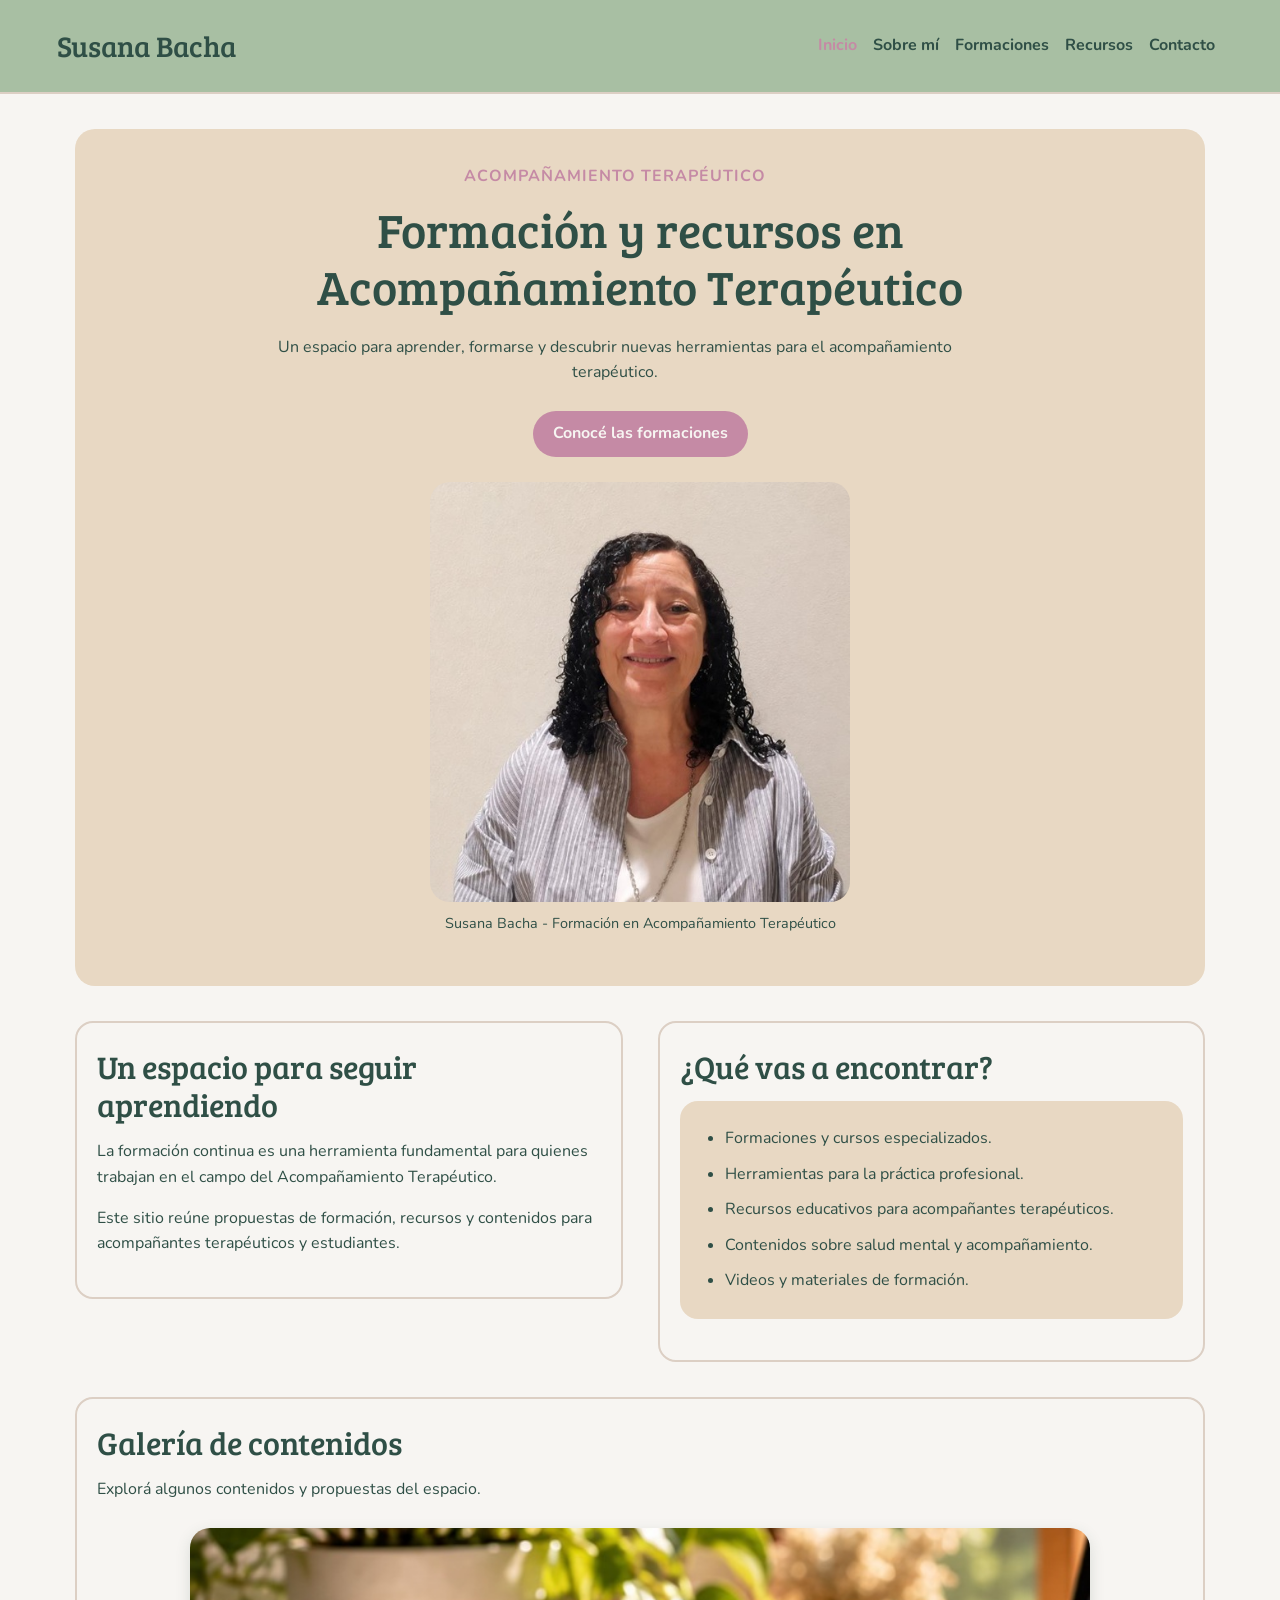
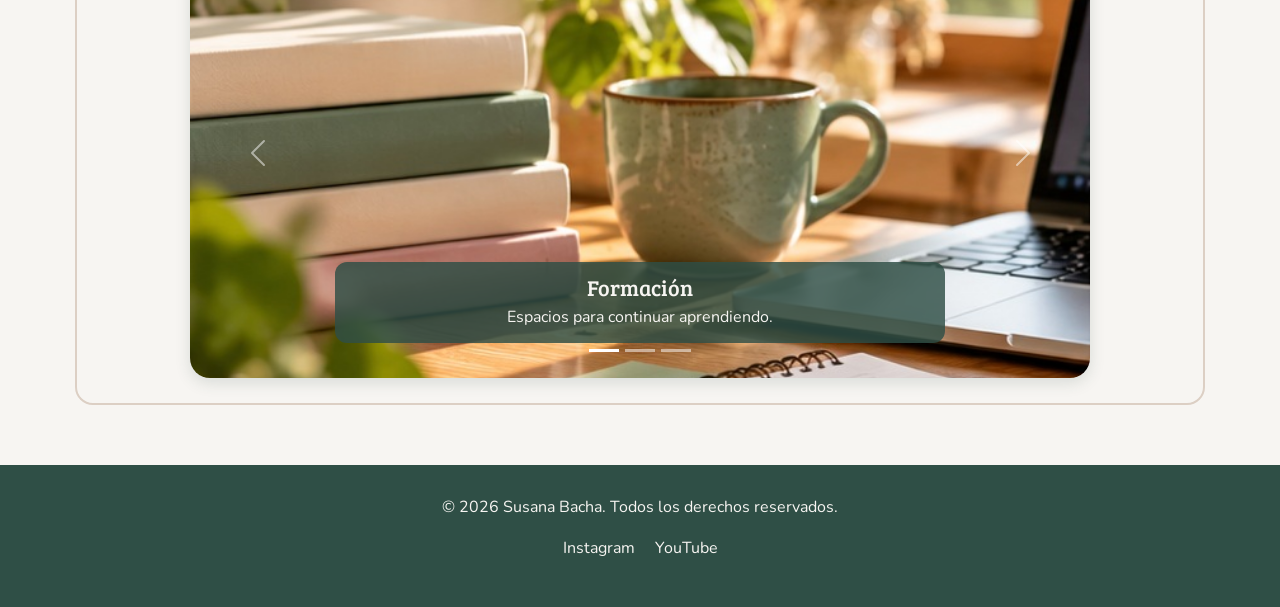
<file: index.html>
<!DOCTYPE html>
<html lang="es">
<head>
    <meta charset="UTF-8">
    <meta http-equiv="refresh" content="0; url=susanabacha/index.html">
    <title>Susana Bacha</title>
</head>
<body>
    <p>Redirigiendo al sitio...</p>
</body>
</html>
</file>
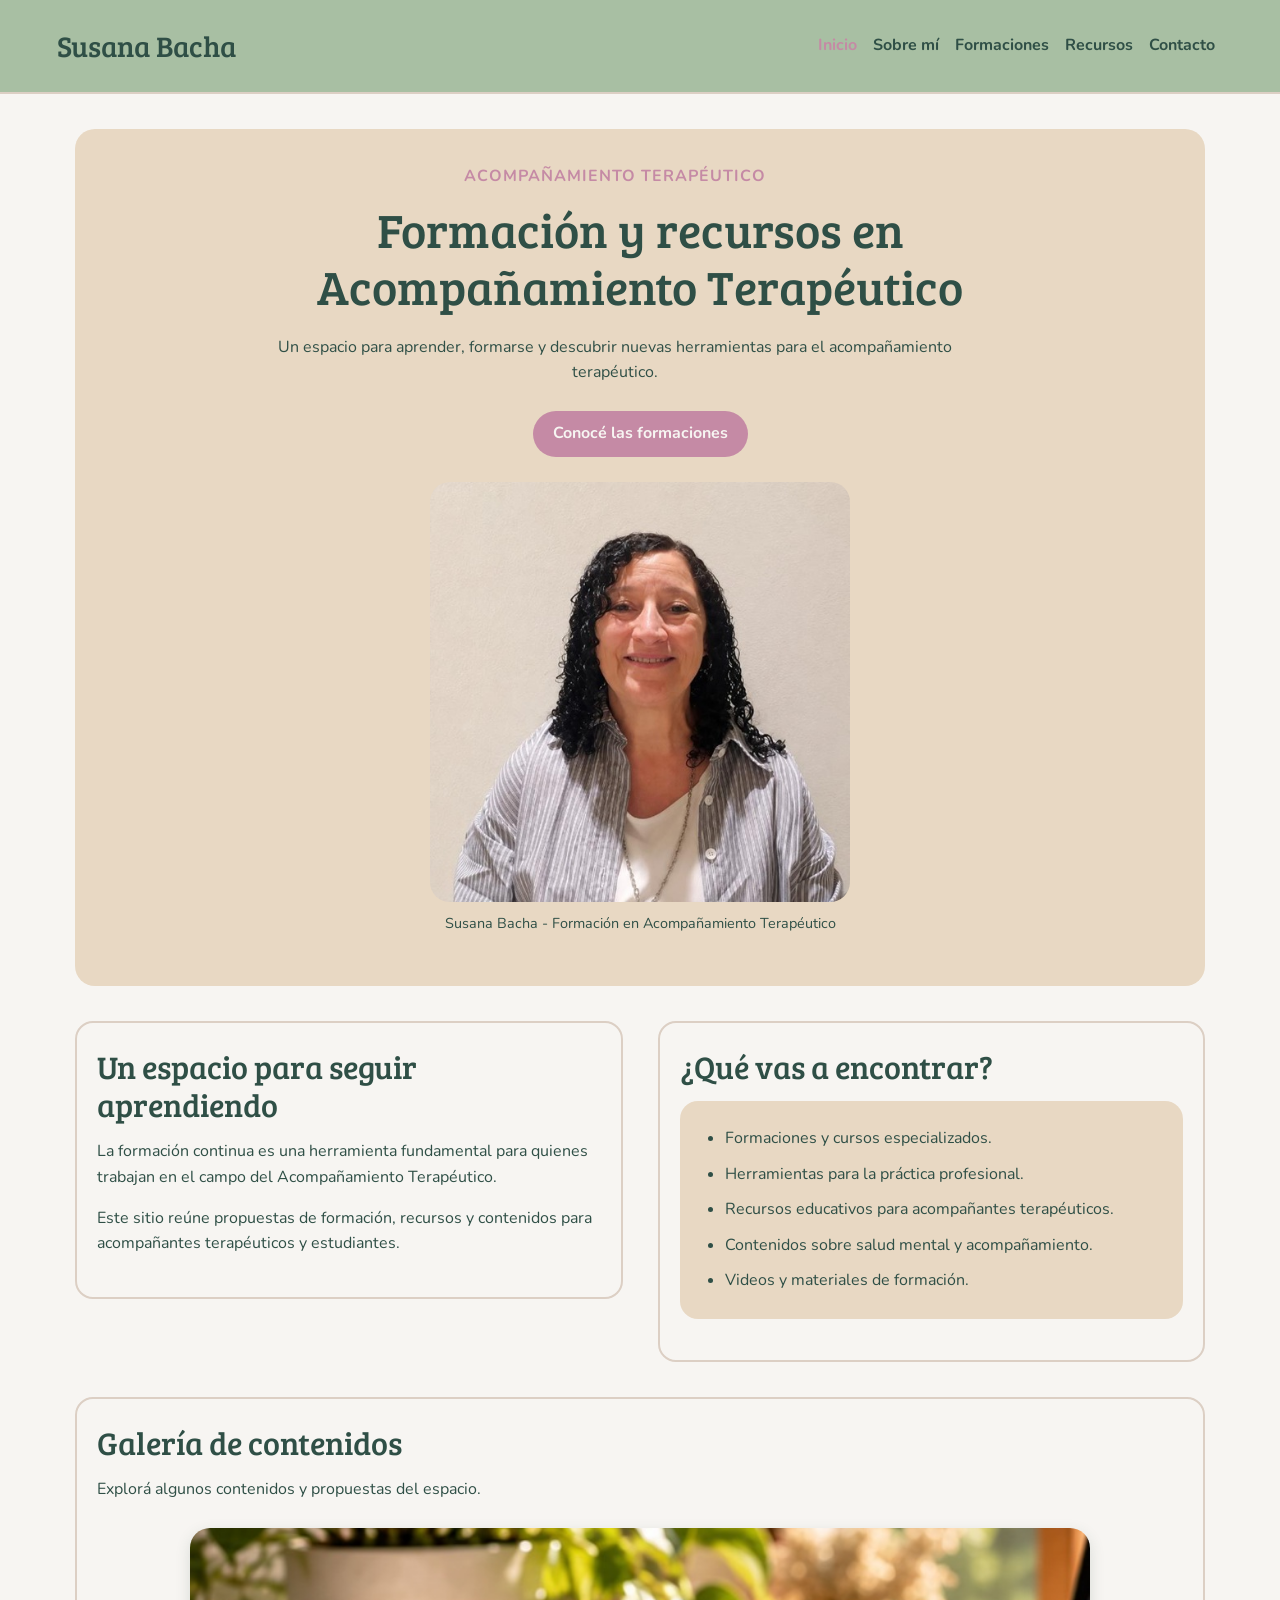
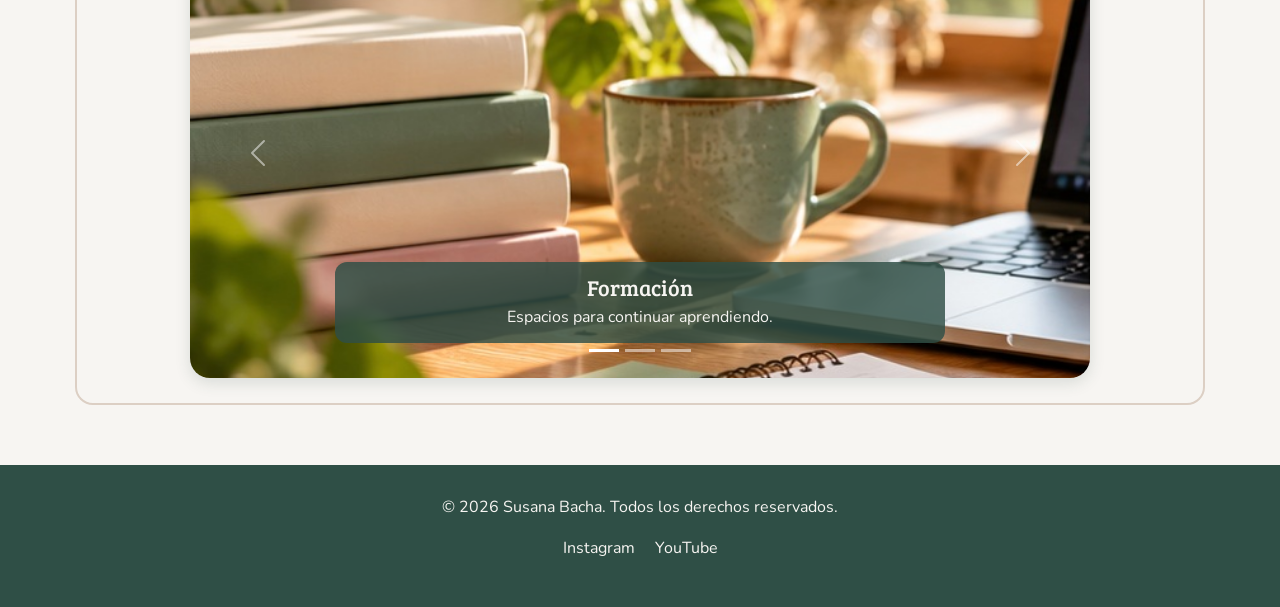
<file: susanabacha/index.html>
<!DOCTYPE html>
<html lang="es">

<head>
    <meta charset="UTF-8">
    <meta name="viewport" content="width=device-width, initial-scale=1.0">

    <meta name="description"
        content="Susana Bacha - Formación, recursos y contenidos sobre Acompañamiento Terapéutico.">

    <!-- Bootstrap CSS -->
    <link
        href="https://cdn.jsdelivr.net/npm/bootstrap@5.3.8/dist/css/bootstrap.min.css"
        rel="stylesheet">

    <!-- Google Fonts -->
    <link
        href="https://fonts.googleapis.com/css2?family=Bree+Serif&family=Nunito:wght@400;600;700&display=swap"
        rel="stylesheet">

    <!-- CSS propio -->
    <link rel="stylesheet" href="styles/styles.css">

    <title>Susana Bacha | Acompañamiento Terapéutico</title>
</head>

<body>

    <!-- NAVBAR -->
    <nav class="navbar navbar-expand-lg site-navbar">

        <div class="container-fluid">

            <a class="navbar-brand site-brand" href="index.html">
                Susana Bacha
            </a>

            <button
                class="navbar-toggler"
                type="button"
                data-bs-toggle="collapse"
                data-bs-target="#mainNavbar"
                aria-controls="mainNavbar"
                aria-expanded="false"
                aria-label="Abrir navegación">

                <span class="navbar-toggler-icon"></span>

            </button>

            <div class="collapse navbar-collapse" id="mainNavbar">

                <ul class="navbar-nav ms-auto">

                    <li class="nav-item">
                        <a class="nav-link active" href="index.html">
                            Inicio
                        </a>
                    </li>

                    <li class="nav-item">
                        <a class="nav-link" href="pages/sobremi.html">
                            Sobre mí
                        </a>
                    </li>

                    <li class="nav-item">
                        <a class="nav-link" href="pages/formaciones.html">
                            Formaciones
                        </a>
                    </li>

                    <li class="nav-item">
                        <a class="nav-link" href="pages/recursos.html">
                            Recursos
                        </a>
                    </li>

                    <li class="nav-item">
                        <a class="nav-link" href="pages/contacto.html">
                            Contacto
                        </a>
                    </li>

                </ul>

            </div>

        </div>

    </nav>


    <main class="home-grid">

        <!-- HERO -->
        <section class="hero">

            <div class="hero-content">

                <p class="eyebrow">
                    Acompañamiento Terapéutico
                </p>

                <h1>
                    Formación y recursos en Acompañamiento Terapéutico
                </h1>

                <p>
                    Un espacio para aprender, formarse y descubrir nuevas
                    herramientas para el acompañamiento terapéutico.
                </p>

                <a
                    class="button-link"
                    href="pages/formaciones.html">
                    Conocé las formaciones
                </a>

            </div>

            <figure>

                <img
                    src="images/susanabacha.jpg"
                    alt="Susana Bacha, profesional dedicada a la formación en Acompañamiento Terapéutico">

                <figcaption>
                    Susana Bacha - Formación en Acompañamiento Terapéutico
                </figcaption>

            </figure>

        </section>


        <!-- SOBRE EL SITIO -->
        <section class="content-section about-section">

            <div class="section-content">

                <h2>
                    Un espacio para seguir aprendiendo
                </h2>

                <p>
                    La formación continua es una herramienta fundamental
                    para quienes trabajan en el campo del Acompañamiento
                    Terapéutico.
                </p>

                <p>
                    Este sitio reúne propuestas de formación, recursos y
                    contenidos para acompañantes terapéuticos y estudiantes.
                </p>

            </div>

        </section>


        <!-- RECURSOS -->
        <section class="content-section resources-section">

            <div class="section-content">

                <h2>
                    ¿Qué vas a encontrar?
                </h2>

                <ul class="feature-list">

                    <li>
                        Formaciones y cursos especializados.
                    </li>

                    <li>
                        Herramientas para la práctica profesional.
                    </li>

                    <li>
                        Recursos educativos para acompañantes terapéuticos.
                    </li>

                    <li>
                        Contenidos sobre salud mental y acompañamiento.
                    </li>

                    <li>
                        Videos y materiales de formación.
                    </li>

                </ul>

            </div>

        </section>


        <!-- CAROUSEL -->
        <section class="content-section featured-section">

            <div class="section-content">

                <h2>
                    Galería de contenidos
                </h2>

                <p>
                    Explorá algunos contenidos y propuestas del espacio.
                </p>


                <div
                    id="siteCarousel"
                    class="carousel slide custom-carousel"
                    data-bs-ride="carousel">

                    <!-- INDICADORES -->
                    <div class="carousel-indicators">

                        <button
                            type="button"
                            data-bs-target="#siteCarousel"
                            data-bs-slide-to="0"
                            class="active"
                            aria-current="true"
                            aria-label="Imagen 1">
                        </button>

                        <button
                            type="button"
                            data-bs-target="#siteCarousel"
                            data-bs-slide-to="1"
                            aria-label="Imagen 2">
                        </button>

                        <button
                            type="button"
                            data-bs-target="#siteCarousel"
                            data-bs-slide-to="2"
                            aria-label="Imagen 3">
                        </button>

                    </div>


                    <!-- IMÁGENES -->
                    <div class="carousel-inner">

                        <div class="carousel-item active">

                            <img
                                src="images/carousel1.jpg"
                                class="d-block w-100"
                                alt="Espacio de formación">

                            <div class="carousel-caption">

                                <h3>
                                    Formación
                                </h3>

                                <p>
                                    Espacios para continuar aprendiendo.
                                </p>

                            </div>

                        </div>


                        <div class="carousel-item">

                            <img
                                src="images/carousel2.jpg"
                                class="d-block w-100"
                                alt="Recursos para la práctica profesional">

                            <div class="carousel-caption">

                                <h3>
                                    Recursos
                                </h3>

                                <p>
                                    Herramientas para la práctica profesional.
                                </p>

                            </div>

                        </div>


                        <div class="carousel-item">

                            <img
                                src="images/carousel3.jpg"
                                class="d-block w-100"
                                alt="Acompañamiento">

                            <div class="carousel-caption">

                                <h3>
                                    Acompañamiento
                                </h3>

                                <p>
                                    Contenidos para acompañantes y estudiantes.
                                </p>

                            </div>

                        </div>

                    </div>


                    <!-- ANTERIOR -->
                    <button
                        class="carousel-control-prev"
                        type="button"
                        data-bs-target="#siteCarousel"
                        data-bs-slide="prev">

                        <span
                            class="carousel-control-prev-icon"
                            aria-hidden="true">
                        </span>

                        <span class="visually-hidden">
                            Anterior
                        </span>

                    </button>


                    <!-- SIGUIENTE -->
                    <button
                        class="carousel-control-next"
                        type="button"
                        data-bs-target="#siteCarousel"
                        data-bs-slide="next">

                        <span
                            class="carousel-control-next-icon"
                            aria-hidden="true">
                        </span>

                        <span class="visually-hidden">
                            Siguiente
                        </span>

                    </button>

                </div>

            </div>

        </section>

    </main>


    <!-- FOOTER -->
    <footer class="site-footer">

        <p>
            &copy; 2026 Susana Bacha. Todos los derechos reservados.
        </p>

        <nav>

            <ul>

                <li>
                    <a
                        href="https://www.instagram.com/susana_bacha/"
                        target="_blank"
                        rel="noopener">
                        Instagram
                    </a>
                </li>

                <li>
                    <a
                        href="https://www.youtube.com/@susana_bacha"
                        target="_blank"
                        rel="noopener">
                        YouTube
                    </a>
                </li>

            </ul>

        </nav>

    </footer>


    <!-- Bootstrap JS -->
    <script
        src="https://cdn.jsdelivr.net/npm/bootstrap@5.3.8/dist/js/bootstrap.bundle.min.js">
    </script>

</body>

</html>
</file>
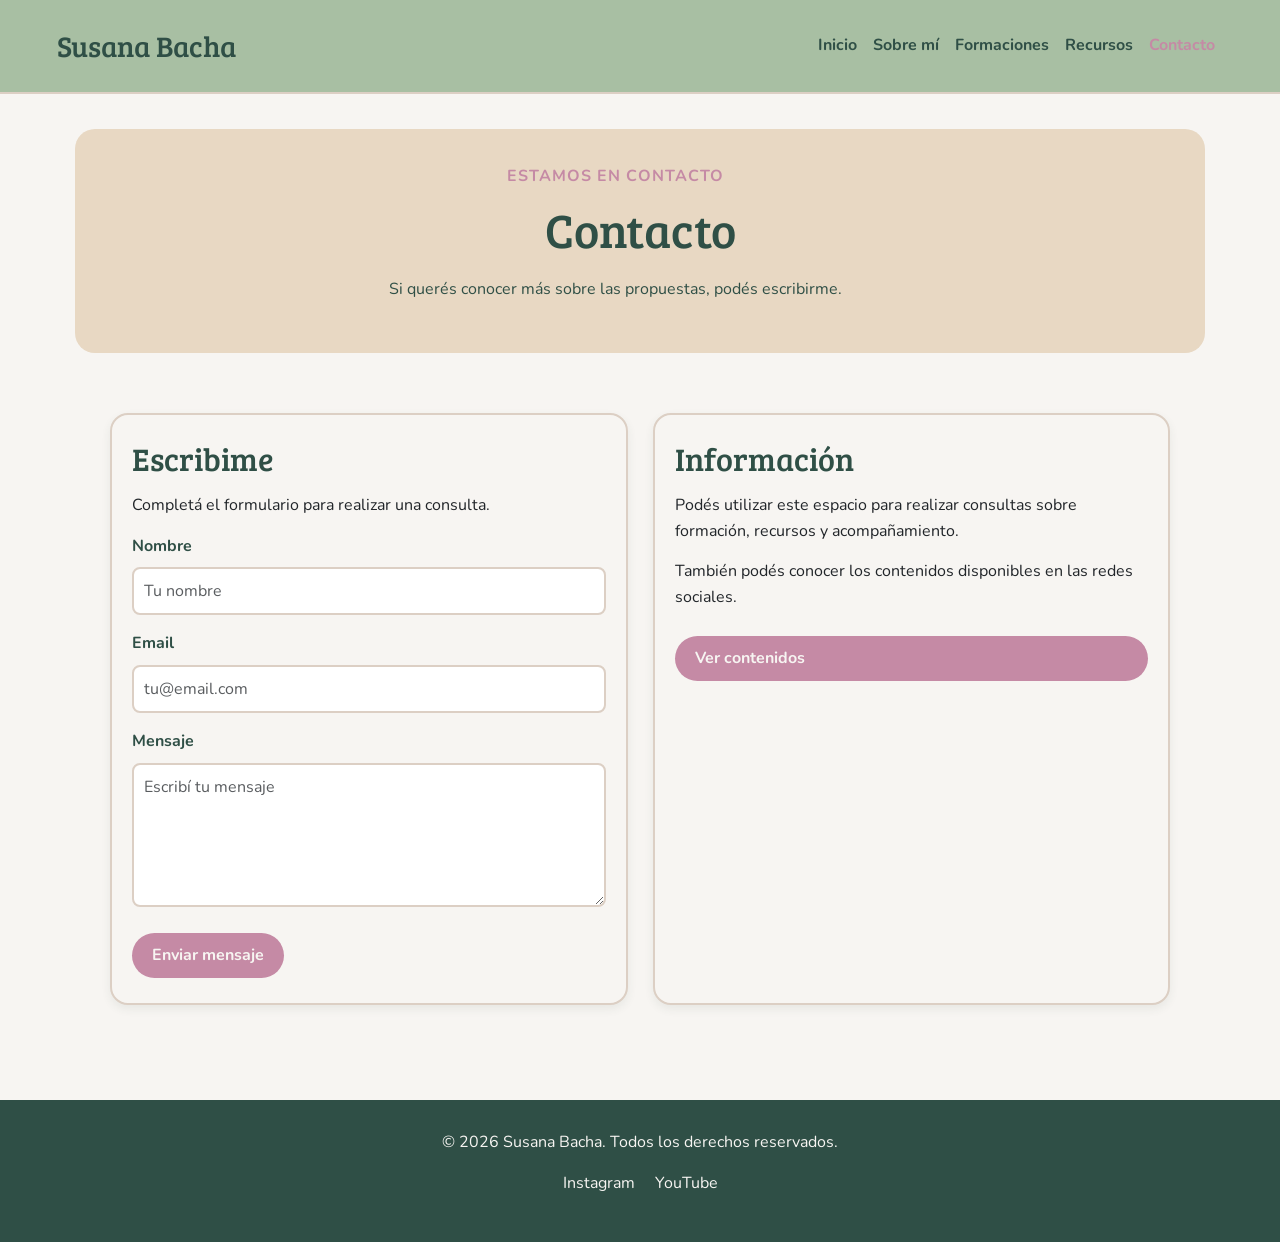
<file: susanabacha/pages/contacto.html>
<!DOCTYPE html>
<html lang="es">

<head>

    <meta charset="UTF-8">
    <meta name="viewport" content="width=device-width, initial-scale=1.0">

    <meta
        name="description"
        content="Contacto de Susana Bacha para conocer propuestas de formación en Acompañamiento Terapéutico.">

    <!-- Bootstrap CSS -->
    <link
        href="https://cdn.jsdelivr.net/npm/bootstrap@5.3.8/dist/css/bootstrap.min.css"
        rel="stylesheet">

    <!-- Google Fonts -->
    <link
        href="https://fonts.googleapis.com/css2?family=Bree+Serif&family=Nunito:wght@400;600;700&display=swap"
        rel="stylesheet">

    <!-- CSS propio -->
    <link rel="stylesheet" href="../styles/styles.css">

    <title>Contacto | Susana Bacha</title>

</head>

<body>

    <!-- NAVBAR -->
    <nav class="navbar navbar-expand-lg site-navbar">

        <div class="container-fluid">

            <a
                class="navbar-brand site-brand"
                href="../index.html">
                Susana Bacha
            </a>

            <button
                class="navbar-toggler"
                type="button"
                data-bs-toggle="collapse"
                data-bs-target="#mainNavbar"
                aria-controls="mainNavbar"
                aria-expanded="false"
                aria-label="Abrir navegación">

                <span class="navbar-toggler-icon"></span>

            </button>


            <div
                class="collapse navbar-collapse"
                id="mainNavbar">

                <ul class="navbar-nav ms-auto">

                    <li class="nav-item">
                        <a
                            class="nav-link"
                            href="../index.html">
                            Inicio
                        </a>
                    </li>

                    <li class="nav-item">
                        <a
                            class="nav-link"
                            href="sobremi.html">
                            Sobre mí
                        </a>
                    </li>

                    <li class="nav-item">
                        <a
                            class="nav-link"
                            href="formaciones.html">
                            Formaciones
                        </a>
                    </li>

                    <li class="nav-item">
                        <a
                            class="nav-link"
                            href="recursos.html">
                            Recursos
                        </a>
                    </li>

                    <li class="nav-item">
                        <a
                            class="nav-link active"
                            href="contacto.html">
                            Contacto
                        </a>
                    </li>

                </ul>

            </div>

        </div>

    </nav>


    <main class="inner-page">

        <!-- HERO -->
        <section class="hero">

            <div class="hero-content">

                <p class="eyebrow">
                    Estamos en contacto
                </p>

                <h1>
                    Contacto
                </h1>

                <p>
                    Si querés conocer más sobre las propuestas,
                    podés escribirme.
                </p>

            </div>

        </section>


        <!-- CONTACTO -->
        <section class="contact-grid">

            <article class="card">

                <h2>
                    Escribime
                </h2>

                <p>
                    Completá el formulario para realizar una consulta.
                </p>


                <form>

                    <div class="mb-3">

                        <label
                            for="nombre"
                            class="form-label">
                            Nombre
                        </label>

                        <input
                            type="text"
                            class="form-control"
                            id="nombre"
                            placeholder="Tu nombre"
                            required>

                    </div>


                    <div class="mb-3">

                        <label
                            for="email"
                            class="form-label">
                            Email
                        </label>

                        <input
                            type="email"
                            class="form-control"
                            id="email"
                            placeholder="tu@email.com"
                            required>

                    </div>


                    <div class="mb-3">

                        <label
                            for="mensaje"
                            class="form-label">
                            Mensaje
                        </label>

                        <textarea
                            class="form-control"
                            id="mensaje"
                            rows="5"
                            placeholder="Escribí tu mensaje"
                            required></textarea>

                    </div>


                    <button
                        type="submit"
                        class="button-link border-0">
                        Enviar mensaje
                    </button>

                </form>

            </article>


            <article class="card">

                <h2>
                    Información
                </h2>

                <p>
                    Podés utilizar este espacio para realizar consultas
                    sobre formación, recursos y acompañamiento.
                </p>

                <p>
                    También podés conocer los contenidos disponibles
                    en las redes sociales.
                </p>

                <a
                    class="button-link"
                    href="https://www.youtube.com/@susana_bacha"
                    target="_blank"
                    rel="noopener">
                    Ver contenidos
                </a>

            </article>

        </section>

    </main>


    <!-- FOOTER -->
    <footer class="site-footer">

        <p>
            &copy; 2026 Susana Bacha. Todos los derechos reservados.
        </p>

        <nav>

            <ul>

                <li>
                    <a
                        href="https://www.instagram.com/susana_bacha/"
                        target="_blank"
                        rel="noopener">
                        Instagram
                    </a>
                </li>

                <li>
                    <a
                        href="https://www.youtube.com/@susana_bacha"
                        target="_blank"
                        rel="noopener">
                        YouTube
                    </a>
                </li>

            </ul>

        </nav>

    </footer>


    <!-- Bootstrap JS -->
    <script
        src="https://cdn.jsdelivr.net/npm/bootstrap@5.3.8/dist/js/bootstrap.bundle.min.js">
    </script>

</body>

</html>
</file>
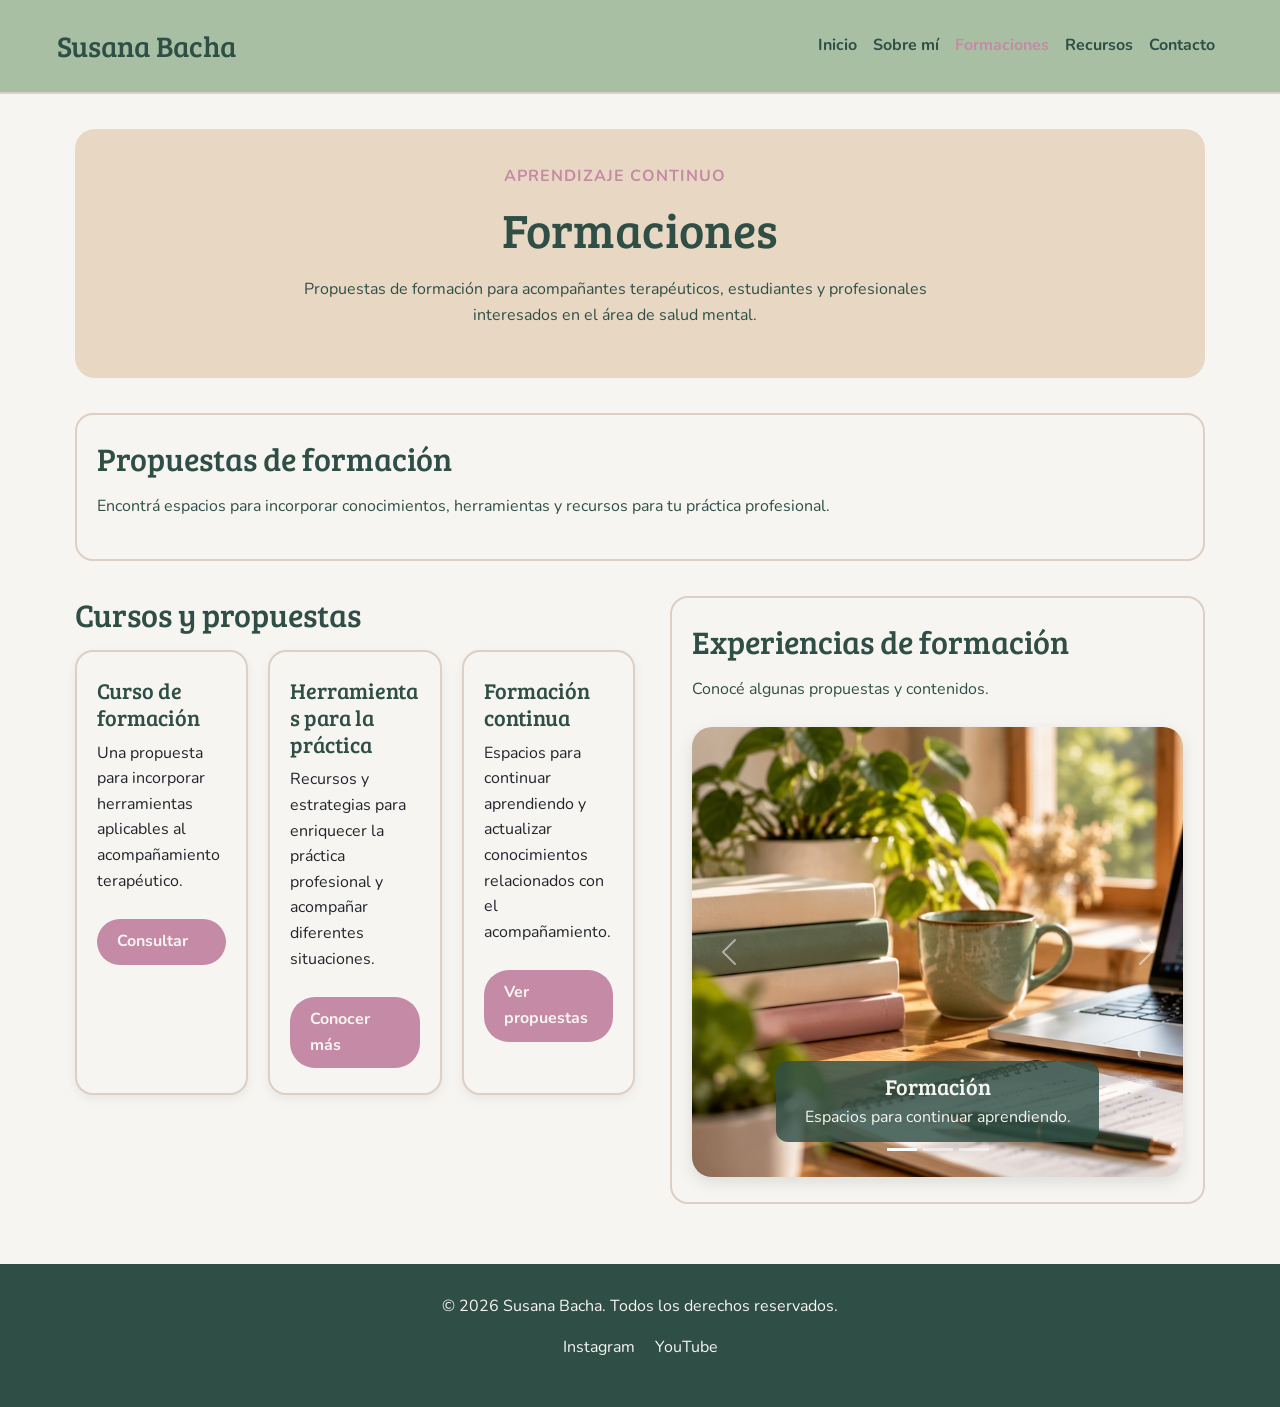
<file: susanabacha/pages/formaciones.html>
<!DOCTYPE html>
<html lang="es">

<head>

    <meta charset="UTF-8">
    <meta name="viewport" content="width=device-width, initial-scale=1.0">

    <meta
        name="description"
        content="Propuestas de formación en Acompañamiento Terapéutico de Susana Bacha.">

    <!-- Bootstrap CSS -->
    <link
        href="https://cdn.jsdelivr.net/npm/bootstrap@5.3.8/dist/css/bootstrap.min.css"
        rel="stylesheet">

    <!-- Google Fonts -->
    <link
        href="https://fonts.googleapis.com/css2?family=Bree+Serif&family=Nunito:wght@400;600;700&display=swap"
        rel="stylesheet">

    <!-- CSS propio -->
    <link rel="stylesheet" href="../styles/styles.css">

    <title>Formaciones | Susana Bacha</title>

</head>

<body>

    <!-- NAVBAR -->
    <nav class="navbar navbar-expand-lg site-navbar">

        <div class="container-fluid">

            <a
                class="navbar-brand site-brand"
                href="../index.html">
                Susana Bacha
            </a>

            <button
                class="navbar-toggler"
                type="button"
                data-bs-toggle="collapse"
                data-bs-target="#mainNavbar"
                aria-controls="mainNavbar"
                aria-expanded="false"
                aria-label="Abrir navegación">

                <span class="navbar-toggler-icon"></span>

            </button>


            <div
                class="collapse navbar-collapse"
                id="mainNavbar">

                <ul class="navbar-nav ms-auto">

                    <li class="nav-item">
                        <a
                            class="nav-link"
                            href="../index.html">
                            Inicio
                        </a>
                    </li>

                    <li class="nav-item">
                        <a
                            class="nav-link"
                            href="sobremi.html">
                            Sobre mí
                        </a>
                    </li>

                    <li class="nav-item">
                        <a
                            class="nav-link active"
                            href="formaciones.html">
                            Formaciones
                        </a>
                    </li>

                    <li class="nav-item">
                        <a
                            class="nav-link"
                            href="recursos.html">
                            Recursos
                        </a>
                    </li>

                    <li class="nav-item">
                        <a
                            class="nav-link"
                            href="contacto.html">
                            Contacto
                        </a>
                    </li>

                </ul>

            </div>

        </div>

    </nav>


    <main class="formations-grid">

        <!-- HERO -->
        <section class="hero">

            <div class="hero-content">

                <p class="eyebrow">
                    Aprendizaje continuo
                </p>

                <h1>
                    Formaciones
                </h1>

                <p>
                    Propuestas de formación para acompañantes terapéuticos,
                    estudiantes y profesionales interesados en el área
                    de salud mental.
                </p>

            </div>

        </section>


        <!-- INTRO -->
        <section class="content-section formations-intro">

            <div class="section-content">

                <h2>
                    Propuestas de formación
                </h2>

                <p>
                    Encontrá espacios para incorporar conocimientos,
                    herramientas y recursos para tu práctica profesional.
                </p>

            </div>

        </section>


        <!-- CURSOS -->
        <section class="content-section courses-section">

            <div class="section-heading">

                <h2>
                    Cursos y propuestas
                </h2>

            </div>


            <div class="card-container">

                <article class="card">

                    <h3>
                        Curso de formación
                    </h3>

                    <p>
                        Una propuesta para incorporar herramientas
                        aplicables al acompañamiento terapéutico.
                    </p>

                    <a
                        class="button-link"
                        href="contacto.html">
                        Consultar
                    </a>

                </article>


                <article class="card">

                    <h3>
                        Herramientas para la práctica
                    </h3>

                    <p>
                        Recursos y estrategias para enriquecer la práctica
                        profesional y acompañar diferentes situaciones.
                    </p>

                    <a
                        class="button-link"
                        href="contacto.html">
                        Conocer más
                    </a>

                </article>


                <article class="card">

                    <h3>
                        Formación continua
                    </h3>

                    <p>
                        Espacios para continuar aprendiendo y actualizar
                        conocimientos relacionados con el acompañamiento.
                    </p>

                    <a
                        class="button-link"
                        href="contacto.html">
                        Ver propuestas
                    </a>

                </article>

            </div>

        </section>


        <!-- CAROUSEL -->
        <section class="content-section benefits-section">

            <div class="section-content">

                <h2>
                    Experiencias de formación
                </h2>

                <p>
                    Conocé algunas propuestas y contenidos.
                </p>


                <div
                    id="formationCarousel"
                    class="carousel slide custom-carousel"
                    data-bs-ride="carousel">

                    <!-- INDICADORES -->
                    <div class="carousel-indicators">

                        <button
                            type="button"
                            data-bs-target="#formationCarousel"
                            data-bs-slide-to="0"
                            class="active"
                            aria-current="true"
                            aria-label="Imagen 1">
                        </button>

                        <button
                            type="button"
                            data-bs-target="#formationCarousel"
                            data-bs-slide-to="1"
                            aria-label="Imagen 2">
                        </button>

                        <button
                            type="button"
                            data-bs-target="#formationCarousel"
                            data-bs-slide-to="2"
                            aria-label="Imagen 3">
                        </button>

                    </div>


                    <!-- IMÁGENES -->
                    <div class="carousel-inner">

                        <div class="carousel-item active">

                            <img
                                src="../images/carousel1.jpg"
                                class="d-block w-100"
                                alt="Espacio de formación">

                            <div class="carousel-caption">

                                <h3>
                                    Formación
                                </h3>

                                <p>
                                    Espacios para continuar aprendiendo.
                                </p>

                            </div>

                        </div>


                        <div class="carousel-item">

                            <img
                                src="../images/carousel2.jpg"
                                class="d-block w-100"
                                alt="Recursos profesionales">

                            <div class="carousel-caption">

                                <h3>
                                    Recursos
                                </h3>

                                <p>
                                    Herramientas para la práctica profesional.
                                </p>

                            </div>

                        </div>


                        <div class="carousel-item">

                            <img
                                src="../images/carousel3.jpg"
                                class="d-block w-100"
                                alt="Acompañamiento">

                            <div class="carousel-caption">

                                <h3>
                                    Acompañamiento
                                </h3>

                                <p>
                                    Contenidos para acompañantes y estudiantes.
                                </p>

                            </div>

                        </div>

                    </div>


                    <!-- ANTERIOR -->
                    <button
                        class="carousel-control-prev"
                        type="button"
                        data-bs-target="#formationCarousel"
                        data-bs-slide="prev">

                        <span
                            class="carousel-control-prev-icon"
                            aria-hidden="true">
                        </span>

                        <span class="visually-hidden">
                            Anterior
                        </span>

                    </button>


                    <!-- SIGUIENTE -->
                    <button
                        class="carousel-control-next"
                        type="button"
                        data-bs-target="#formationCarousel"
                        data-bs-slide="next">

                        <span
                            class="carousel-control-next-icon"
                            aria-hidden="true">
                        </span>

                        <span class="visually-hidden">
                            Siguiente
                        </span>

                    </button>

                </div>

            </div>

        </section>

    </main>


    <!-- FOOTER -->
    <footer class="site-footer">

        <p>
            &copy; 2026 Susana Bacha. Todos los derechos reservados.
        </p>

        <nav>

            <ul>

                <li>
                    <a
                        href="https://www.instagram.com/susana_bacha/"
                        target="_blank"
                        rel="noopener">
                        Instagram
                    </a>
                </li>

                <li>
                    <a
                        href="https://www.youtube.com/@susana_bacha"
                        target="_blank"
                        rel="noopener">
                        YouTube
                    </a>
                </li>

            </ul>

        </nav>

    </footer>


    <!-- Bootstrap JS -->
    <script
        src="https://cdn.jsdelivr.net/npm/bootstrap@5.3.8/dist/js/bootstrap.bundle.min.js">
    </script>

</body>

</html>
</file>
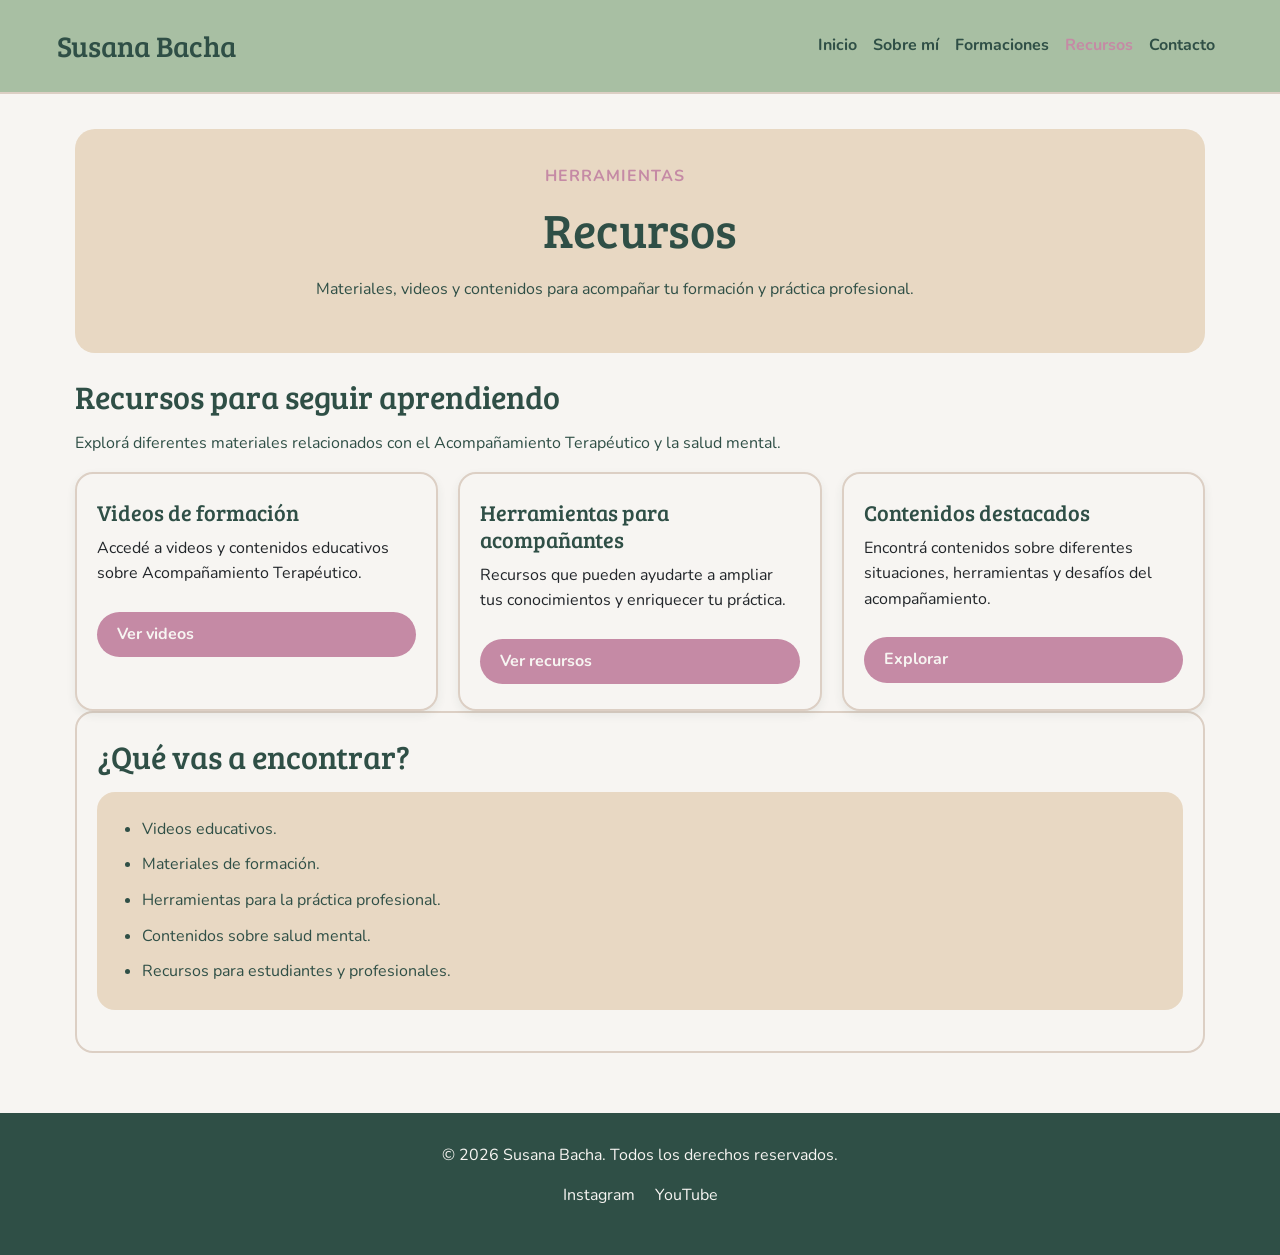
<file: susanabacha/pages/recursos.html>
<!DOCTYPE html>
<html lang="es">

<head>

    <meta charset="UTF-8">
    <meta name="viewport" content="width=device-width, initial-scale=1.0">

    <meta
        name="description"
        content="Recursos y contenidos sobre Acompañamiento Terapéutico de Susana Bacha.">

    <!-- Bootstrap CSS -->
    <link
        href="https://cdn.jsdelivr.net/npm/bootstrap@5.3.8/dist/css/bootstrap.min.css"
        rel="stylesheet">

    <!-- Google Fonts -->
    <link
        href="https://fonts.googleapis.com/css2?family=Bree+Serif&family=Nunito:wght@400;600;700&display=swap"
        rel="stylesheet">

    <!-- CSS propio -->
    <link rel="stylesheet" href="../styles/styles.css">

    <title>Recursos | Susana Bacha</title>

</head>

<body>

    <!-- NAVBAR -->
    <nav class="navbar navbar-expand-lg site-navbar">

        <div class="container-fluid">

            <a
                class="navbar-brand site-brand"
                href="../index.html">
                Susana Bacha
            </a>

            <button
                class="navbar-toggler"
                type="button"
                data-bs-toggle="collapse"
                data-bs-target="#mainNavbar"
                aria-controls="mainNavbar"
                aria-expanded="false"
                aria-label="Abrir navegación">

                <span class="navbar-toggler-icon"></span>

            </button>


            <div
                class="collapse navbar-collapse"
                id="mainNavbar">

                <ul class="navbar-nav ms-auto">

                    <li class="nav-item">
                        <a
                            class="nav-link"
                            href="../index.html">
                            Inicio
                        </a>
                    </li>

                    <li class="nav-item">
                        <a
                            class="nav-link"
                            href="sobremi.html">
                            Sobre mí
                        </a>
                    </li>

                    <li class="nav-item">
                        <a
                            class="nav-link"
                            href="formaciones.html">
                            Formaciones
                        </a>
                    </li>

                    <li class="nav-item">
                        <a
                            class="nav-link active"
                            href="recursos.html">
                            Recursos
                        </a>
                    </li>

                    <li class="nav-item">
                        <a
                            class="nav-link"
                            href="contacto.html">
                            Contacto
                        </a>
                    </li>

                </ul>

            </div>

        </div>

    </nav>


    <main class="inner-page">

        <!-- HERO -->
        <section class="hero">

            <div class="hero-content">

                <p class="eyebrow">
                    Herramientas
                </p>

                <h1>
                    Recursos
                </h1>

                <p>
                    Materiales, videos y contenidos para acompañar
                    tu formación y práctica profesional.
                </p>

            </div>

        </section>


        <!-- RECURSOS -->
        <section class="content-section">

            <div class="section-heading">

                <h2>
                    Recursos para seguir aprendiendo
                </h2>

                <p>
                    Explorá diferentes materiales relacionados con el
                    Acompañamiento Terapéutico y la salud mental.
                </p>

            </div>


            <div class="card-container">

                <article class="card">

                    <h3>
                        Videos de formación
                    </h3>

                    <p>
                        Accedé a videos y contenidos educativos sobre
                        Acompañamiento Terapéutico.
                    </p>

                    <a
                        class="button-link"
                        href="https://www.youtube.com/@susana_bacha"
                        target="_blank"
                        rel="noopener">
                        Ver videos
                    </a>

                </article>


                <article class="card">

                    <h3>
                        Herramientas para acompañantes
                    </h3>

                    <p>
                        Recursos que pueden ayudarte a ampliar tus
                        conocimientos y enriquecer tu práctica.
                    </p>

                    <a
                        class="button-link"
                        href="formaciones.html">
                        Ver recursos
                    </a>

                </article>


                <article class="card">

                    <h3>
                        Contenidos destacados
                    </h3>

                    <p>
                        Encontrá contenidos sobre diferentes situaciones,
                        herramientas y desafíos del acompañamiento.
                    </p>

                    <a
                        class="button-link"
                        href="formaciones.html">
                        Explorar
                    </a>

                </article>

            </div>

        </section>


        <!-- LISTA -->
        <section class="content-section">

            <div class="section-content">

                <h2>
                    ¿Qué vas a encontrar?
                </h2>

                <ul class="feature-list">

                    <li>
                        Videos educativos.
                    </li>

                    <li>
                        Materiales de formación.
                    </li>

                    <li>
                        Herramientas para la práctica profesional.
                    </li>

                    <li>
                        Contenidos sobre salud mental.
                    </li>

                    <li>
                        Recursos para estudiantes y profesionales.
                    </li>

                </ul>

            </div>

        </section>

    </main>


    <!-- FOOTER -->
    <footer class="site-footer">

        <p>
            &copy; 2026 Susana Bacha. Todos los derechos reservados.
        </p>

        <nav>

            <ul>

                <li>
                    <a
                        href="https://www.instagram.com/susana_bacha/"
                        target="_blank"
                        rel="noopener">
                        Instagram
                    </a>
                </li>

                <li>
                    <a
                        href="https://www.youtube.com/@susana_bacha"
                        target="_blank"
                        rel="noopener">
                        YouTube
                    </a>
                </li>

            </ul>

        </nav>

    </footer>


    <!-- Bootstrap JS -->
    <script
        src="https://cdn.jsdelivr.net/npm/bootstrap@5.3.8/dist/js/bootstrap.bundle.min.js">
    </script>

</body>

</html>
</file>
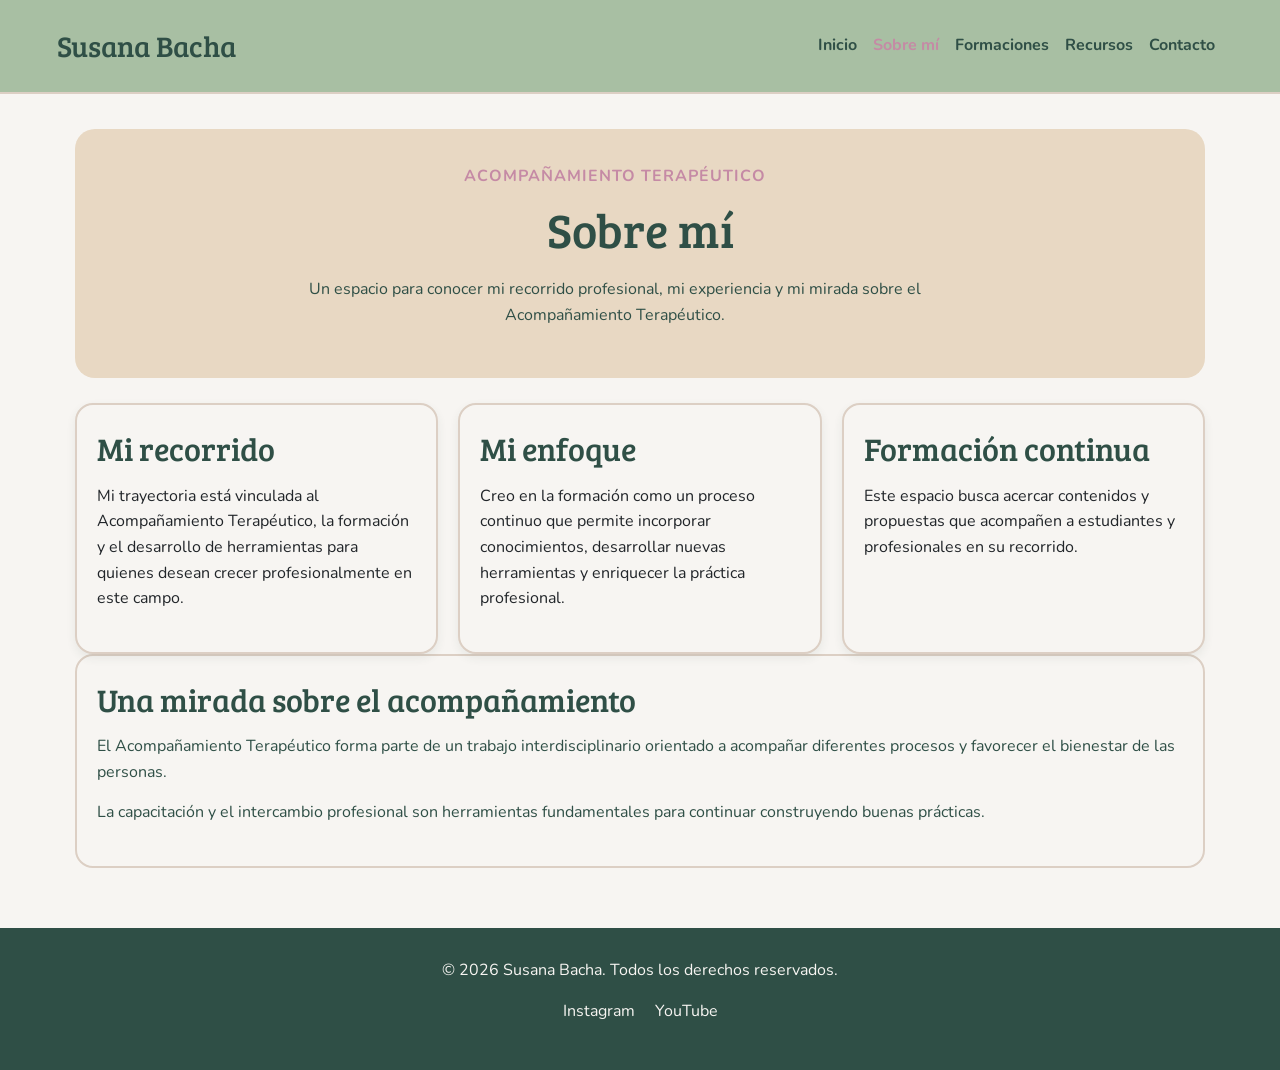
<file: susanabacha/pages/sobremi.html>
<!DOCTYPE html>
<html lang="es">

<head>

    <meta charset="UTF-8">
    <meta name="viewport" content="width=device-width, initial-scale=1.0">

    <meta
        name="description"
        content="Conocé a Susana Bacha y su trayectoria en Acompañamiento Terapéutico.">

    <!-- Bootstrap CSS -->
    <link
        href="https://cdn.jsdelivr.net/npm/bootstrap@5.3.8/dist/css/bootstrap.min.css"
        rel="stylesheet">

    <!-- Google Fonts -->
    <link
        href="https://fonts.googleapis.com/css2?family=Bree+Serif&family=Nunito:wght@400;600;700&display=swap"
        rel="stylesheet">

    <!-- CSS propio -->
    <link rel="stylesheet" href="../styles/styles.css">

    <title>Sobre mí | Susana Bacha</title>

</head>

<body>

    <!-- NAVBAR -->
    <nav class="navbar navbar-expand-lg site-navbar">

        <div class="container-fluid">

            <a
                class="navbar-brand site-brand"
                href="../index.html">
                Susana Bacha
            </a>

            <button
                class="navbar-toggler"
                type="button"
                data-bs-toggle="collapse"
                data-bs-target="#mainNavbar"
                aria-controls="mainNavbar"
                aria-expanded="false"
                aria-label="Abrir navegación">

                <span class="navbar-toggler-icon"></span>

            </button>


            <div
                class="collapse navbar-collapse"
                id="mainNavbar">

                <ul class="navbar-nav ms-auto">

                    <li class="nav-item">
                        <a
                            class="nav-link"
                            href="../index.html">
                            Inicio
                        </a>
                    </li>

                    <li class="nav-item">
                        <a
                            class="nav-link active"
                            href="sobremi.html">
                            Sobre mí
                        </a>
                    </li>

                    <li class="nav-item">
                        <a
                            class="nav-link"
                            href="formaciones.html">
                            Formaciones
                        </a>
                    </li>

                    <li class="nav-item">
                        <a
                            class="nav-link"
                            href="recursos.html">
                            Recursos
                        </a>
                    </li>

                    <li class="nav-item">
                        <a
                            class="nav-link"
                            href="contacto.html">
                            Contacto
                        </a>
                    </li>

                </ul>

            </div>

        </div>

    </nav>


    <main class="inner-page">

        <!-- HERO -->
        <section class="hero">

            <div class="hero-content">

                <p class="eyebrow">
                    Acompañamiento Terapéutico
                </p>

                <h1>
                    Sobre mí
                </h1>

                <p>
                    Un espacio para conocer mi recorrido profesional,
                    mi experiencia y mi mirada sobre el Acompañamiento
                    Terapéutico.
                </p>

            </div>

        </section>


        <!-- CONTENIDO -->
        <section class="content-section">

            <div class="card-container">

                <article class="card">

                    <h2>
                        Mi recorrido
                    </h2>

                    <p>
                        Mi trayectoria está vinculada al Acompañamiento
                        Terapéutico, la formación y el desarrollo de
                        herramientas para quienes desean crecer
                        profesionalmente en este campo.
                    </p>

                </article>


                <article class="card">

                    <h2>
                        Mi enfoque
                    </h2>

                    <p>
                        Creo en la formación como un proceso continuo
                        que permite incorporar conocimientos, desarrollar
                        nuevas herramientas y enriquecer la práctica
                        profesional.
                    </p>

                </article>


                <article class="card">

                    <h2>
                        Formación continua
                    </h2>

                    <p>
                        Este espacio busca acercar contenidos y propuestas
                        que acompañen a estudiantes y profesionales en
                        su recorrido.
                    </p>

                </article>

            </div>

        </section>


        <!-- MIRADA -->
        <section class="content-section">

            <div class="section-content">

                <h2>
                    Una mirada sobre el acompañamiento
                </h2>

                <p>
                    El Acompañamiento Terapéutico forma parte de un trabajo
                    interdisciplinario orientado a acompañar diferentes
                    procesos y favorecer el bienestar de las personas.
                </p>

                <p>
                    La capacitación y el intercambio profesional son
                    herramientas fundamentales para continuar construyendo
                    buenas prácticas.
                </p>

            </div>

        </section>

    </main>


    <!-- FOOTER -->
    <footer class="site-footer">

        <p>
            &copy; 2026 Susana Bacha. Todos los derechos reservados.
        </p>

        <nav>

            <ul>

                <li>
                    <a
                        href="https://www.instagram.com/susana_bacha/"
                        target="_blank"
                        rel="noopener">
                        Instagram
                    </a>
                </li>

                <li>
                    <a
                        href="https://www.youtube.com/@susana_bacha"
                        target="_blank"
                        rel="noopener">
                        YouTube
                    </a>
                </li>

            </ul>

        </nav>

    </footer>


    <!-- Bootstrap JS -->
    <script
        src="https://cdn.jsdelivr.net/npm/bootstrap@5.3.8/dist/js/bootstrap.bundle.min.js">
    </script>

</body>

</html>
</file>
<file: susanabacha/styles/styles.css>
/* ==================================================
   RESET
================================================== */

* {
    margin: 0;
    padding: 0;
    box-sizing: border-box;
}


/* ==================================================
   VARIABLES
================================================== */

:root {
    --verde-profundo: #2F4F46;
    --verde-salvia: #A8BFA3;
    --rosa-malva: #C58AA5;
    --beige: #E8D8C3;
    --blanco: #F7F5F2;
    --arena: #DCCFC4;
}


/* ==================================================
   ESTILOS GENERALES
================================================== */

html {
    scroll-behavior: smooth;
}

body {
    font-family: "Nunito", Arial, sans-serif;
    background-color: var(--blanco);
    color: var(--verde-profundo);
    line-height: 1.6;
}

main {
    width: 100%;
}

h1,
h2,
h3 {
    font-family: "Bree Serif", Georgia, serif;
    color: var(--verde-profundo);
}

h1 {
    font-size: 2.3rem;
    margin-bottom: 20px;
}

h2 {
    font-size: 1.8rem;
    margin-bottom: 15px;
}

h3 {
    font-size: 1.4rem;
    margin-bottom: 10px;
}

p {
    margin-bottom: 15px;
}

a {
    text-decoration: none;
}


/* ==================================================
   NAVBAR BOOTSTRAP
================================================== */

.site-navbar {
    background-color: var(--verde-salvia);
    padding: 15px 20px;
    border-bottom: 2px solid var(--arena);
}

.site-navbar .site-brand {
    font-family: "Bree Serif", Georgia, serif;
    font-size: 1.8rem;
    color: var(--verde-profundo);
    transition: all 0.3s ease;
}

.site-navbar .site-brand:hover {
    color: var(--rosa-malva);
    transform: translateY(-2px);
}

.site-navbar .site-brand:focus {
    color: var(--rosa-malva);
    outline: 2px solid var(--rosa-malva);
    outline-offset: 3px;
}

.site-navbar .nav-link {
    color: var(--verde-profundo);
    font-weight: 700;
    padding: 8px 12px;
    border-radius: 8px;
    transition: all 0.3s ease;
}

.site-navbar .nav-link:hover {
    background-color: var(--beige);
    color: var(--rosa-malva);
    transform: translateY(-2px);
}

.site-navbar .nav-link:focus {
    background-color: var(--beige);
    color: var(--verde-profundo);
    outline: 2px solid var(--rosa-malva);
    outline-offset: 2px;
}

.site-navbar .nav-link:active {
    background-color: var(--rosa-malva);
    color: var(--blanco);
}

.site-navbar .nav-link.active {
    color: var(--rosa-malva);
}


/* ==================================================
   HAMBURGER
================================================== */

.site-navbar .navbar-toggler {
    border: 2px solid var(--verde-profundo);
    padding: 8px;
    transition: all 0.3s ease;
}

.site-navbar .navbar-toggler:hover {
    background-color: var(--beige);
    transform: scale(1.05);
}

.site-navbar .navbar-toggler:focus {
    box-shadow: 0 0 0 3px rgba(197, 138, 165, 0.35);
}

.site-navbar .navbar-toggler:active {
    background-color: var(--rosa-malva);
}


/* ==================================================
   GRID PRINCIPAL
================================================== */

.home-grid {
    display: grid;

    grid-template-columns: 1fr;

    grid-template-areas:
        "hero"
        "about"
        "resources"
        "featured";

    gap: 25px;

    width: 100%;

    padding: 20px;
}

.formations-grid {
    display: grid;

    grid-template-columns: 1fr;

    grid-template-areas:
        "hero"
        "intro"
        "courses"
        "benefits";

    gap: 25px;

    width: 100%;

    padding: 20px;
}


/* ==================================================
   GRID AREAS
================================================== */

.home-grid .hero {
    grid-area: hero;
}

.about-section {
    grid-area: about;
}

.resources-section {
    grid-area: resources;
}

.featured-section {
    grid-area: featured;
}

.formations-grid .hero {
    grid-area: hero;
}

.formations-intro {
    grid-area: intro;
}

.courses-section {
    grid-area: courses;
}

.benefits-section {
    grid-area: benefits;
}


/* ==================================================
   HERO
================================================== */

.hero {
    background-color: var(--beige);

    padding: 35px 25px;

    border-radius: 20px;

    display: flex;
    flex-direction: column;

    justify-content: center;
    align-items: center;

    gap: 25px;

    text-align: center;
}

.hero-content {
    width: 100%;
    max-width: 750px;
}

.eyebrow {
    color: var(--rosa-malva);
    font-weight: 700;
    text-transform: uppercase;
    letter-spacing: 1px;
    margin-bottom: 10px;
}

.hero-content p {
    max-width: 700px;
}

.hero figure {
    width: 100%;

    display: flex;
    flex-direction: column;

    align-items: center;

    gap: 10px;
}

.hero img {
    width: 100%;
    max-width: 420px;
    border-radius: 20px;
}

.hero figcaption {
    font-size: 0.9rem;
}


/* ==================================================
   SECCIONES
================================================== */

.content-section {
    width: 100%;
}

.section-content {
    background-color: var(--blanco);

    padding: 25px 20px;

    border: 2px solid var(--arena);

    border-radius: 18px;

    transition:
        transform 0.3s ease,
        box-shadow 0.3s ease,
        border-color 0.3s ease;
}

.section-content:hover {
    border-color: var(--rosa-malva);

    box-shadow:
        0 8px 20px rgba(47, 79, 70, 0.10);
}


/* ==================================================
   LISTAS
================================================== */

.feature-list {
    background-color: var(--beige);

    padding: 25px 25px 25px 45px;

    border-radius: 18px;

    display: flex;
    flex-direction: column;

    gap: 10px;
}

.feature-list li {
    margin: 0;
}


/* ==================================================
   CARDS
================================================== */

.card-container {
    display: flex;

    flex-direction: column;

    justify-content: center;

    align-items: stretch;

    gap: 20px;
}

.card {
    flex: 1;

    background-color: var(--blanco);

    border: 2px solid var(--arena);

    border-radius: 18px;

    padding: 25px 20px;

    box-shadow:
        0 4px 10px rgba(47, 79, 70, 0.08);

    transition:
        transform 0.3s ease,
        box-shadow 0.3s ease,
        border-color 0.3s ease;
}

.card:hover {
    transform: translateY(-5px);

    border-color: var(--rosa-malva);

    box-shadow:
        0 8px 20px rgba(47, 79, 70, 0.15);
}

.card:focus-within {
    border-color: var(--rosa-malva);

    box-shadow:
        0 0 0 4px rgba(197, 138, 165, 0.2);
}


/* ==================================================
   BOTONES
================================================== */

.button-link {
    display: inline-block;

    background-color: var(--rosa-malva);

    color: var(--blanco);

    padding: 10px 20px;

    border-radius: 25px;

    font-weight: 700;

    margin-top: 10px;

    transition: all 0.3s ease;
}

.button-link:hover {
    background-color: var(--verde-profundo);

    color: var(--blanco);

    transform: translateY(-2px);

    box-shadow:
        0 5px 12px rgba(47, 79, 70, 0.2);
}

.button-link:focus {
    background-color: var(--verde-profundo);

    color: var(--blanco);

    outline: 3px solid var(--rosa-malva);

    outline-offset: 3px;
}

.button-link:active {
    background-color: var(--rosa-malva);

    color: var(--blanco);

    transform: translateY(1px);

    box-shadow: none;
}


/* ==================================================
   CAROUSEL
================================================== */

.custom-carousel {
    width: 100%;

    max-width: 900px;

    margin: 25px auto 0;

    overflow: hidden;

    border-radius: 20px;

    box-shadow:
        0 5px 15px rgba(47, 79, 70, 0.15);
}

.custom-carousel .carousel-item img {
    width: 100%;

    height: 300px;

    object-fit: cover;
}


/* ==================================================
   CAROUSEL CAPTION
================================================== */

.custom-carousel .carousel-caption {
    background-color: rgba(47, 79, 70, 0.82);

    padding: 12px;

    border-radius: 12px;

    margin: 0 10px 15px;
}

.custom-carousel .carousel-caption h3 {
    color: var(--blanco);
    margin-bottom: 5px;
}

.custom-carousel .carousel-caption p {
    color: var(--blanco);
    margin-bottom: 0;
}


/* ==================================================
   CAROUSEL CONTROLES
================================================== */

.custom-carousel .carousel-control-prev,
.custom-carousel .carousel-control-next {
    transition: all 0.3s ease;
}

.custom-carousel .carousel-control-prev:hover,
.custom-carousel .carousel-control-next:hover {
    background-color: rgba(47, 79, 70, 0.20);
}

.custom-carousel .carousel-control-prev:focus,
.custom-carousel .carousel-control-next:focus {
    outline: 3px solid var(--rosa-malva);
    outline-offset: -3px;
}

.custom-carousel .carousel-control-prev:active,
.custom-carousel .carousel-control-next:active {
    background-color: rgba(197, 138, 165, 0.50);
}


/* ==================================================
   CAROUSEL INDICADORES
================================================== */

.custom-carousel .carousel-indicators button {
    transition: all 0.3s ease;
}

.custom-carousel .carousel-indicators button:hover {
    transform: scale(1.2);
}

.custom-carousel .carousel-indicators button:focus {
    outline: 2px solid var(--rosa-malva);
    outline-offset: 3px;
}

.custom-carousel .carousel-indicators button:active {
    transform: scale(0.9);
}


/* ==================================================
   PÁGINAS INTERNAS
================================================== */

.inner-page {
    padding: 20px;
}

.inner-page > .hero {
    margin-bottom: 25px;
}


/* ==================================================
   CONTACTO
================================================== */

.contact-grid {
    display: grid;

    grid-template-columns: 1fr;

    gap: 25px;

    padding: 20px;
}

.form-label {
    font-weight: 700;
    color: var(--verde-profundo);
}

.form-control {
    border: 2px solid var(--arena);

    border-radius: 8px;

    padding: 10px;

    transition: all 0.3s ease;
}

.form-control:hover {
    border-color: var(--verde-salvia);
}

.form-control:focus {
    border-color: var(--rosa-malva);

    box-shadow:
        0 0 0 3px rgba(197, 138, 165, 0.20);
}


/* ==================================================
   FOOTER
================================================== */

.site-footer {
    background-color: var(--verde-profundo);

    color: var(--blanco);

    padding: 30px 20px;

    margin-top: 25px;

    text-align: center;
}

.site-footer p {
    margin-bottom: 15px;
}

.site-footer ul {
    list-style: none;

    display: flex;

    justify-content: center;

    align-items: center;

    gap: 20px;

    padding: 0;
}

.site-footer a {
    color: var(--blanco);

    transition: all 0.3s ease;
}

.site-footer a:hover {
    color: var(--rosa-malva);
}

.site-footer a:focus {
    color: var(--rosa-malva);

    outline: 2px solid var(--rosa-malva);

    outline-offset: 3px;
}

.site-footer a:active {
    color: var(--beige);
}


/* ==================================================
   RESPONSIVE - TABLET
================================================== */

@media (min-width: 768px) {

    .card-container {
        flex-direction: row;
    }

    .contact-grid {
        grid-template-columns: 1fr 1fr;
    }

    .custom-carousel .carousel-item img {
        height: 400px;
    }

}


/* ==================================================
   RESPONSIVE - DESKTOP
================================================== */

@media (min-width: 1024px) {

    h1 {
        font-size: 3rem;
    }

    h2 {
        font-size: 2rem;
    }

    .site-navbar {
        padding: 18px 45px;
    }

    .home-grid {
        max-width: 1200px;

        margin: 0 auto;

        grid-template-columns: 1fr 1fr;

        grid-template-areas:
            "hero hero"
            "about resources"
            "featured featured";

        gap: 35px;

        padding: 35px;
    }

    .formations-grid {
        max-width: 1200px;

        margin: 0 auto;

        grid-template-columns: 1fr 1fr;

        grid-template-areas:
            "hero hero"
            "intro intro"
            "courses benefits";

        gap: 35px;

        padding: 35px;
    }

    .inner-page {
        max-width: 1200px;

        margin: 0 auto;

        padding: 35px;
    }

    .contact-grid {
        max-width: 1200px;

        margin: 0 auto;

        grid-template-columns: 1fr 1fr;

        padding: 35px;
    }

    .custom-carousel .carousel-item img {
        height: 450px;
    }

}
</file>
